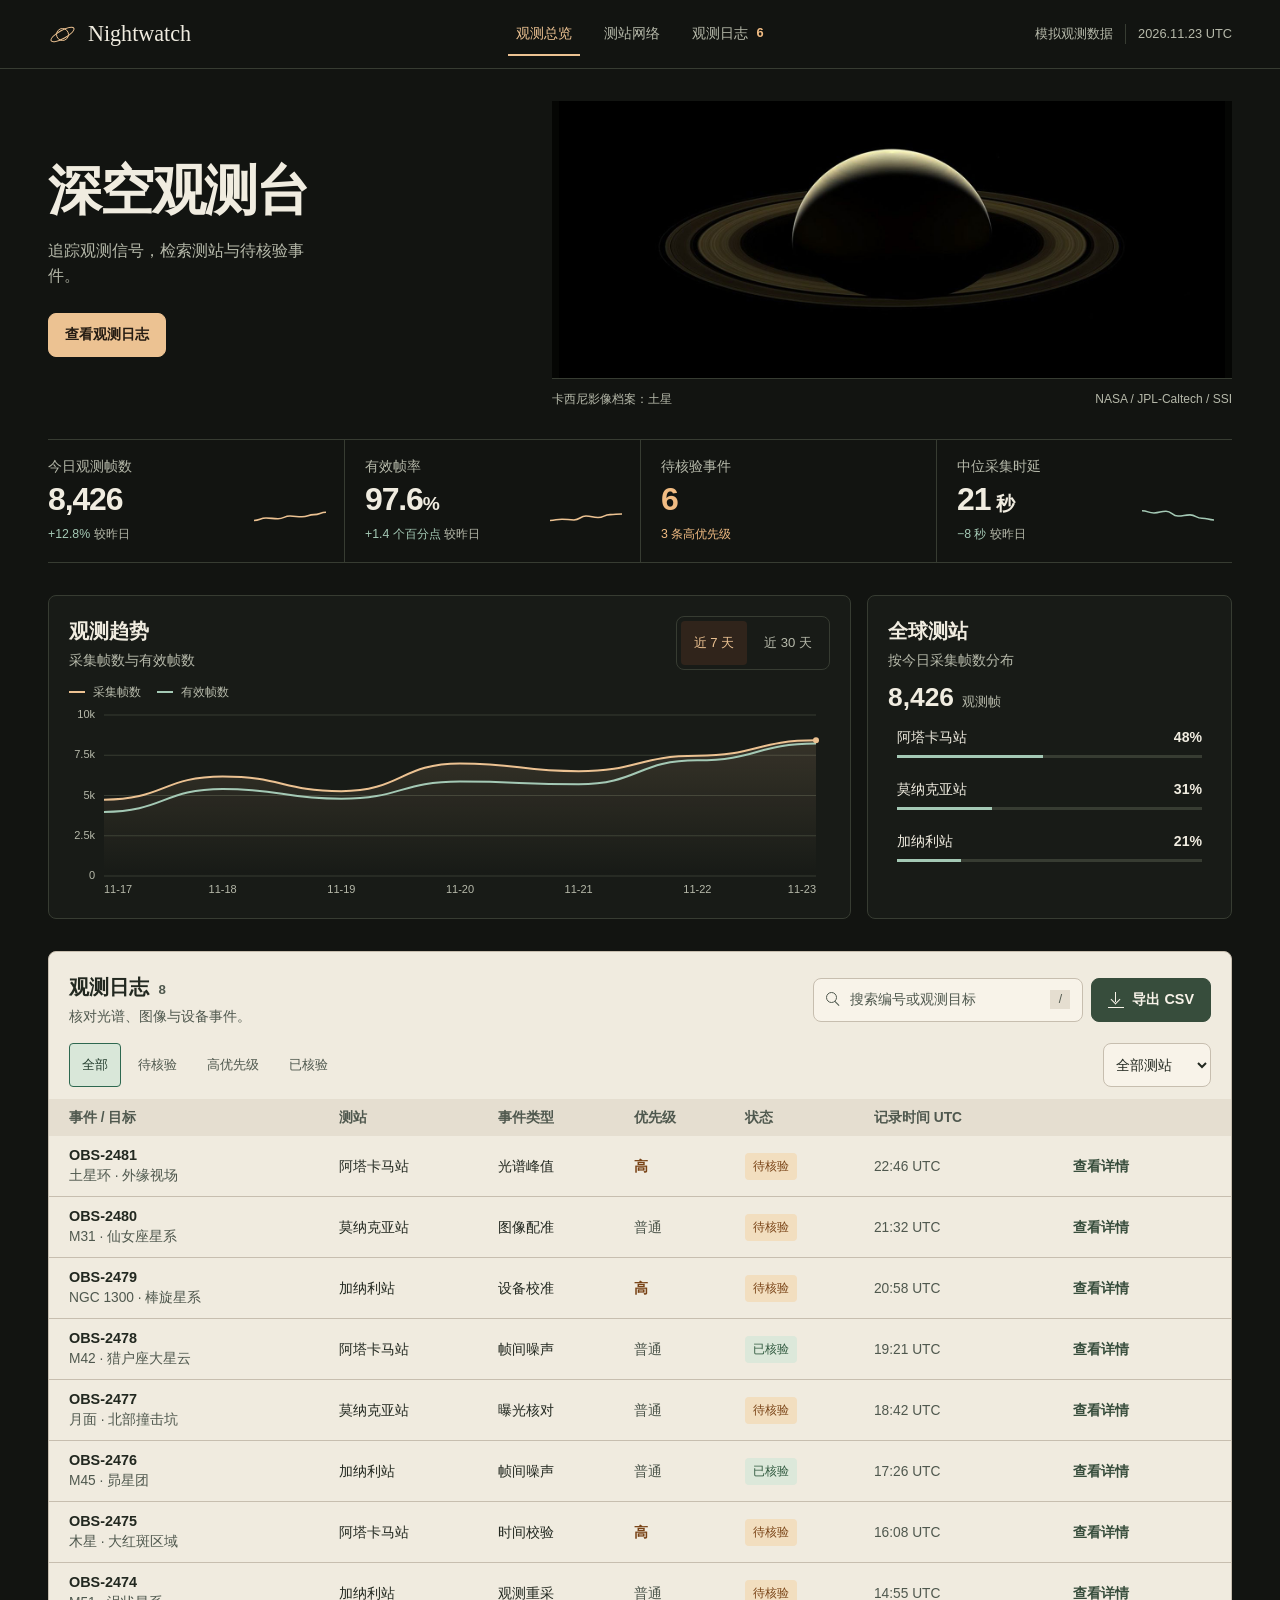
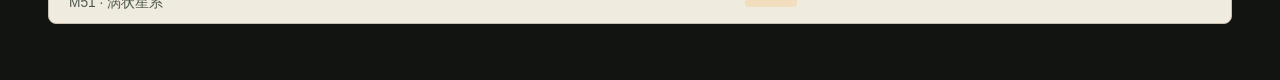
<file: observatory/index.html>
<!doctype html>
<html lang="zh-CN">
<head>
  <meta charset="utf-8">
  <meta name="viewport" content="width=device-width, initial-scale=1">
  <meta name="theme-color" content="#121411">
  <meta name="description" content="深空观测台，探索模拟观测趋势、测站分布和观测日志。">
  <title>深空观测台 · NIGHTWATCH</title>
  <link rel="stylesheet" href="./styles.css?v=2">
  <script type="module" src="./app.js?v=2"></script>
</head>
<body>
  <a class="skip" href="#overview">跳至主内容</a>
  <div class="shell">
    <header class="rail">
      <div class="rail-inner">
        <a class="brand" href="#overview" aria-label="Nightwatch 深空观测台"><i class="brand-symbol" aria-hidden="true"><b></b></i>Nightwatch</a>
        <nav class="nav" aria-label="主导航">
          <a class="nav-link" href="#overview" aria-current="location">观测总览</a>
          <a class="nav-link" href="#channels">测站网络</a>
          <a class="nav-link" href="#exceptions">观测日志<span class="nav-count" id="nav-count"></span></a>
        </nav>
        <div class="top-meta"><span class="demo">模拟观测数据</span><time datetime="2026-11-23">2026.11.23 <abbr title="协调世界时">UTC</abbr></time></div>
      </div>
    </header>

    <main id="overview" tabindex="-1">
      <span id="section-label" class="visually-hidden">观测总览</span>
      <div class="content">
        <section class="hero" aria-labelledby="page-title">
          <div class="hero-text">
            <h1 id="page-title">深空观测台</h1>
            <p class="hero-copy">追踪观测信号，检索测站与待核验事件。</p>
            <a class="button primary" href="#exceptions">查看观测日志</a>
          </div>
          <figure class="hero-figure">
            <img class="hero-image" src="./saturn.jpg" width="1536" height="626" alt="卡西尼探测器拍摄的土星与行星环" fetchpriority="high">
            <figcaption><span>卡西尼影像档案：土星</span><a class="photo-credit" href="https://science.nasa.gov/photojournal/a-farewell-to-saturn/" aria-label="土星影像来源 NASA、JPL-Caltech 和 Space Science Institute">NASA / JPL-Caltech / SSI</a></figcaption>
          </figure>
        </section>

        <section class="metrics" aria-label="观测指标">
          <article class="metric"><p>今日观测帧数</p><div class="metric-value">8,426</div><small><em>+12.8%</em> 较昨日</small><canvas class="spark" data-trend="volume" aria-hidden="true"></canvas></article>
          <article class="metric"><p>有效帧率</p><div class="metric-value">97.6<span>%</span></div><small><em>+1.4 个百分点</em> 较昨日</small><canvas class="spark" data-trend="quality" aria-hidden="true"></canvas></article>
          <article class="metric metric-warn"><p>待核验事件</p><div class="metric-value" id="pending-value">6</div><small id="urgent-value">3 条高优先级</small></article>
          <article class="metric"><p>中位采集时延</p><div class="metric-value">21<span> 秒</span></div><small><em>−8 秒</em> 较昨日</small><canvas class="spark" data-trend="speed" aria-hidden="true"></canvas></article>
        </section>

        <div class="insights">
          <section class="panel trend" aria-labelledby="trend-title">
            <div class="panel-head"><div><h2 id="trend-title">观测趋势</h2><p>采集帧数与有效帧数</p></div><div class="segment" aria-label="趋势区间"><button type="button" data-range="7" aria-pressed="true">近 7 天</button><button type="button" data-range="30" aria-pressed="false">近 30 天</button></div></div>
            <div class="legend"><span><i></i>采集帧数</span><span><i class="legend-alt"></i>有效帧数</span></div>
            <div class="trend-plot"><canvas id="trend-canvas" role="img" aria-label="采集帧数与有效帧数趋势"></canvas><div id="trend-tooltip" class="tooltip" hidden></div></div>
          </section>

          <section id="channels" class="panel channels" aria-labelledby="channel-title">
            <div class="panel-head"><div><h2 id="channel-title">全球测站</h2><p>按今日采集帧数分布</p></div></div>
            <p class="station-total"><strong>8,426</strong><span>观测帧</span></p>
            <div class="channel-list" aria-label="按测站查看观测日志">
              <button type="button" data-channel="阿塔卡马站" aria-pressed="false"><span>阿塔卡马站</span><strong>48%</strong><i class="station-bar" aria-hidden="true"></i></button>
              <button type="button" data-channel="莫纳克亚站" aria-pressed="false"><span>莫纳克亚站</span><strong>31%</strong><i class="station-bar" aria-hidden="true"></i></button>
              <button type="button" data-channel="加纳利站" aria-pressed="false"><span>加纳利站</span><strong>21%</strong><i class="station-bar" aria-hidden="true"></i></button>
            </div>
          </section>
        </div>

        <section id="exceptions" class="panel queue" aria-labelledby="queue-title">
          <div class="panel-head queue-head"><div><h2 id="queue-title">观测日志 <span id="queue-count" class="queue-count" aria-live="polite"></span></h2><p>核对光谱、图像与设备事件。</p></div><div class="queue-actions"><label class="search"><i class="icon icon-search" aria-hidden="true"></i><input id="search" type="search" placeholder="搜索编号或观测目标" aria-label="搜索编号或观测目标"><kbd aria-hidden="true">/</kbd></label><button id="export" class="button" type="button"><i class="icon icon-download" aria-hidden="true"></i>导出 CSV</button></div></div>
          <div class="queue-controls"><div class="tabs" aria-label="核验状态"><button type="button" data-filter="all" aria-pressed="true">全部</button><button type="button" data-filter="pending" aria-pressed="false">待核验</button><button type="button" data-filter="urgent" aria-pressed="false">高优先级</button><button type="button" data-filter="done" aria-pressed="false">已核验</button></div><label class="channel-select"><span class="visually-hidden">测站筛选</span><select id="channel-filter"><option value="">全部测站</option><option>阿塔卡马站</option><option>莫纳克亚站</option><option>加纳利站</option></select></label></div>
          <table class="orders" aria-label="观测事件"><thead><tr><th scope="col">事件 / 目标</th><th scope="col">测站</th><th scope="col">事件类型</th><th scope="col">优先级</th><th scope="col">状态</th><th scope="col">记录时间 UTC</th><th scope="col"><span class="visually-hidden">操作</span></th></tr></thead><tbody id="order-rows"></tbody></table>
          <p id="empty" class="empty" hidden>没有符合条件的观测事件。</p>
          <noscript><p class="empty">启用 JavaScript 后即可搜索、核验和导出观测事件。</p></noscript>
        </section>
      </div>
    </main>
  </div>

  <dialog id="detail" class="drawer" aria-labelledby="detail-title">
    <div class="drawer-content">
      <div class="drawer-head"><div><p id="detail-code"></p><h2 id="detail-title"></h2></div><button type="button" id="close-detail" class="button icon-button" aria-label="关闭详情">×</button></div>
      <dl class="detail-meta" id="detail-meta"></dl>
      <section class="detail-section"><h3>观测记录</h3><p id="detail-reason"></p></section>
      <button id="change-status" class="button primary" type="button"></button>
    </div>
  </dialog>
  <p id="notice" class="toast" role="status" hidden></p>
</body>
</html>
</file>
<file: observatory/styles.css>
/* Hallmark · theme: Nightwatch archive · shape: app screen · redesign: full · v2.0.0
 * critique: keep the Cassini photograph and make the event log readable at a glance. */
:root {
  color-scheme: dark;
  --bg: #121411;
  --panel: #181b17;
  --panel-hover: #222720;
  --line: #373c32;
  --text: #f0ece0;
  --muted: #b6b9aa;
  --muted-2: #9ba393;
  --accent: #ecc292;
  --accent-hover: #f9dcb6;
  --accent-ink: #251c13;
  --accent-well: #30241b;
  --mint: #a4c9b5;
  --mint-soft: #24342c;
  --warning: #f1bc83;
  --photo: #050604;
  --chart-fill: #ecc2922b;
  --chart-clear: #ecc29200;
  --scrim: #080a08b0;
  --ledger: #f0ebdf;
  --ledger-head: #e5ded0;
  --ledger-hover: #e9e0d0;
  --ledger-field: #f8f3e9;
  --ledger-line: #c7beaf;
  --ledger-ink: #222820;
  --ledger-secondary: #4f584e;
  --ledger-action: #374d3c;
  --ledger-action-hover: #253e2f;
  --ledger-focus: #2e6850;
  --ledger-active: #d9e7d9;
  --ledger-warn: #784215;
  --ledger-warn-bg: #f2debf;
  --ledger-done: #2d573c;
  --ledger-done-bg: #dce8da;
  --ledger-disabled: #dcd6ca;
  --ledger-disabled-ink: #51574e;
  --display: Georgia, "Songti SC", SimSun, "Noto Serif CJK SC", serif;
  --body: "PingFang SC", "Microsoft YaHei", "Noto Sans CJK SC", "Segoe UI", sans-serif;
  --numbers: "Segoe UI", "PingFang SC", "Microsoft YaHei", sans-serif;
  --content: 1216px;
  --gutter: clamp(16px, 4vw, 48px);
  --radius: 8px;
  --focus: var(--accent);
}

*, *::before, *::after { box-sizing: border-box; }
html, body { overflow-x: clip; }
body { margin: 0; background: var(--bg); color: var(--text); font: 400 16px/1.55 var(--body); }
::selection { background: var(--accent); color: var(--accent-ink); }
button, select, input { color: inherit; font: inherit; }
button, select { cursor: pointer; }
button:disabled { background: var(--ledger-disabled); color: var(--ledger-disabled-ink); cursor: not-allowed; }
button, select, input { caret-color: var(--focus); }
a { color: inherit; text-decoration: none; text-underline-offset: 4px; }
a:hover { text-decoration: underline; }
:where(button, a, input, select):focus-visible { outline: 2px solid var(--focus); outline-offset: 3px; }
:where(a, button):active { transform: translateY(1px); }
h1, h2, h3, p, figure { margin: 0; }
h1, h2, h3 { text-wrap: balance; overflow-wrap: break-word; min-width: 0; }
[hidden] { display: none !important; }
.visually-hidden, .skip:not(:focus) { position: absolute; width: 1px; height: 1px; padding: 0; margin: -1px; overflow: hidden; clip-path: inset(50%); white-space: nowrap; }
.skip:focus { position: fixed; z-index: 5; left: 16px; top: 12px; padding: 12px 16px; background: var(--accent); color: var(--accent-ink); }
.shell { min-height: 100vh; }
.rail { border-bottom: 1px solid var(--line); }
.rail-inner, .content { width: min(100% - 2 * var(--gutter), var(--content)); margin-inline: auto; }
.rail-inner { min-height: 68px; display: grid; grid-template-columns: minmax(0, 1fr) auto minmax(0, 1fr); align-items: center; gap: 16px; }
.brand { display: inline-flex; align-items: center; justify-self: start; gap: 12px; min-height: 44px; font: 500 1.38rem/1 var(--display); }
.brand:hover { text-decoration: none; color: var(--accent); }
.brand-symbol { position: relative; flex: 0 0 28px; width: 28px; height: 24px; display: grid; place-items: center; color: var(--accent); }
.brand-symbol b { width: 13px; height: 13px; border: 1px solid currentColor; border-radius: 50%; }
.brand-symbol::after { position: absolute; content: ""; width: 27px; height: 9px; border: 1px solid currentColor; border-radius: 50%; transform: rotate(-29deg); }
.nav { display: flex; align-items: center; min-width: 0; gap: 16px; }
.nav-link { display: inline-flex; align-items: center; justify-content: center; gap: 8px; min-height: 44px; padding: 4px 8px; border-bottom: 2px solid transparent; color: var(--muted); font-size: .9rem; white-space: nowrap; }
.nav-link:hover { color: var(--text); text-decoration: none; }
.nav-link[aria-current] { color: var(--accent); border-bottom-color: var(--accent); }
.nav-count { font: 650 .8rem/1 var(--numbers); color: var(--warning); }
.top-meta { display: flex; align-items: center; justify-content: end; gap: 12px; color: var(--muted); font-size: .8rem; white-space: nowrap; }
.top-meta time { font-family: var(--numbers); font-variant-numeric: tabular-nums; }
.demo { padding-right: 12px; border-right: 1px solid var(--line); }
.top-meta abbr { text-decoration: none; }
main { min-width: 0; }
.content { padding-bottom: 56px; }
.hero { display: grid; grid-template-columns: minmax(0, .82fr) minmax(0, 1.18fr); align-items: center; gap: 32px; padding-block: 32px 24px; }
.hero-text { min-width: 0; padding-block: 16px; }
.hero h1 { font: 700 3.4rem/1.16 var(--display); letter-spacing: -.035em; }
.hero-copy { margin-top: 16px; color: var(--muted); max-width: 32ch; }
.hero-text .button { margin-top: 24px; }
.hero-figure { min-width: 0; }
.hero-image { display: block; width: 100%; height: auto; aspect-ratio: 2.45; object-fit: contain; color: var(--text); background: var(--photo); }
.hero-figure figcaption { display: flex; flex-wrap: wrap; justify-content: space-between; gap: 0 12px; padding-block: 4px 0; color: var(--muted); font-size: .75rem; font-variant-numeric: tabular-nums; border-top: 1px solid var(--line); }
.photo-credit { display: inline-flex; align-items: center; min-height: 32px; font-family: var(--numbers); }
.hero-figure figcaption span { display: inline-flex; align-items: center; min-height: 32px; }

.button { display: inline-flex; align-items: center; justify-content: center; min-height: 44px; gap: 8px; padding: 8px 16px; border: 1px solid var(--line); border-radius: var(--radius); background: var(--panel); color: var(--text); font-size: .9rem; font-weight: 650; white-space: nowrap; }
.button:hover { background: var(--panel-hover); text-decoration: none; }
.button.primary { border-color: var(--accent); background: var(--accent); color: var(--accent-ink); }
.button.primary:hover { background: var(--accent-hover); }

.metrics { display: grid; grid-template-columns: repeat(4, minmax(0, 1fr)); border-block: 1px solid var(--line); margin-bottom: 32px; }
.metric { position: relative; min-width: 0; padding: 16px 20px; }
.metric + .metric { border-left: 1px solid var(--line); }
.metric:first-child { padding-left: 0; }
.metric p { color: var(--muted); font-size: .86rem; }
.metric-value { margin-block: 4px; font: 650 2rem/1.1 var(--numbers); letter-spacing: -.035em; font-variant-numeric: tabular-nums; }
.metric-value span { font-size: .6em; letter-spacing: 0; white-space: nowrap; }
.metric small { color: var(--muted); font-size: .77rem; }
.metric small em { color: var(--mint); font-style: normal; font-variant-numeric: tabular-nums; }
.metric-warn .metric-value, .metric-warn small { color: var(--warning); }
.spark { position: absolute; right: 16px; bottom: 32px; width: min(26%, 76px); height: 24px; }

.insights { display: grid; grid-template-columns: minmax(0, 2.2fr) minmax(0, 1fr); gap: 16px; margin-bottom: 32px; }
.panel { min-width: 0; }
.trend, .channels { border: 1px solid var(--line); padding: 20px; border-radius: var(--radius); background: var(--panel); color: var(--text); }
.panel-head { display: flex; align-items: start; justify-content: space-between; gap: 12px; min-width: 0; }
.panel-head h2 { font-size: 1.22rem; font-weight: 700; }
.panel-head p { margin-top: 4px; color: var(--muted); font-size: .85rem; }
.segment { display: flex; gap: 4px; border: 1px solid var(--line); border-radius: var(--radius); padding: 4px; }
.segment button, .tabs button { min-height: 44px; min-width: 44px; padding: 4px 12px; border: 1px solid transparent; border-radius: 4px; background: transparent; color: var(--muted); font-size: .82rem; white-space: nowrap; }
.segment button:hover { color: var(--text); background: var(--panel-hover); }
.segment button[aria-pressed="true"] { background: var(--accent-well); color: var(--accent); }
.legend { display: flex; flex-wrap: wrap; gap: 16px; margin-top: 12px; color: var(--muted); font-size: .76rem; }
.legend span { display: inline-flex; align-items: center; gap: 8px; }
.legend i { width: 16px; height: 2px; background: var(--accent); }
.legend .legend-alt { background: var(--mint); }
.trend-plot { position: relative; height: 196px; }
#trend-canvas { display: block; width: 100%; height: 100%; touch-action: pan-y; }
.tooltip { position: absolute; z-index: 2; top: 8px; width: max-content; max-width: 132px; padding: 8px 12px; border: 1px solid var(--line); border-radius: var(--radius); background: var(--bg); color: var(--text); font-size: .77rem; pointer-events: none; }
.tooltip strong { color: var(--accent); }
.station-total { margin-block: 12px 8px; display: flex; align-items: baseline; gap: 8px; color: var(--muted); font-size: .82rem; font-variant-numeric: tabular-nums; }
.station-total strong { color: var(--text); font: 650 1.65rem/1.1 var(--numbers); font-variant-numeric: tabular-nums; }
.channel-list { display: grid; gap: 4px; }
.channel-list button { display: grid; grid-template-columns: minmax(0, 1fr) auto; gap: 4px 12px; align-items: center; min-height: 48px; padding: 4px 8px 8px; border: 1px solid transparent; border-radius: 4px; background: none; text-align: left; font-size: .85rem; }
.channel-list button:hover, .channel-list button[aria-pressed="true"] { background: var(--panel-hover); border-color: var(--line); }
.channel-list button[aria-pressed="true"] span { color: var(--accent); }
.channel-list strong { font: 650 .88rem/1 var(--numbers); font-variant-numeric: tabular-nums; }
.station-bar { grid-column: 1 / -1; height: 3px; background: var(--line); }
.station-bar::after { display: block; content: ""; width: var(--station-share); height: 100%; background: var(--mint); }
[data-channel="阿塔卡马站"] { --station-share: 48%; }
[data-channel="莫纳克亚站"] { --station-share: 31%; }
[data-channel="加纳利站"] { --station-share: 21%; }

.queue { color-scheme: light; color: var(--ledger-ink); background: var(--ledger); border: 1px solid var(--ledger-line); border-radius: var(--radius); --focus: var(--ledger-focus); scroll-margin-top: 16px; }
#channels { scroll-margin-top: 16px; }
.queue-head { align-items: center; padding: 20px 20px 16px; }
.queue-head p { color: var(--ledger-secondary); }
.queue-count { display: inline-block; color: var(--ledger-secondary); margin-left: 4px; font: 600 .83rem var(--numbers); font-variant-numeric: tabular-nums; }
.queue-actions { display: flex; align-items: center; gap: 8px; }
.queue-actions .button { border-color: var(--ledger-action); background: var(--ledger-action); color: var(--ledger-field); }
.queue-actions .button:hover:not(:disabled) { background: var(--ledger-action-hover); }
.queue-actions .button:disabled { border-color: var(--ledger-line); background: var(--ledger-disabled); color: var(--ledger-disabled-ink); cursor: not-allowed; }
.search { display: flex; align-items: center; gap: 8px; min-width: 0; min-height: 44px; padding: 8px 12px; border: 1px solid var(--ledger-line); border-radius: var(--radius); background: var(--ledger-field); color: var(--ledger-secondary); }
.search:focus-within { outline: 2px solid var(--ledger-focus); outline-offset: 2px; }
.search input { width: clamp(120px, 15vw, 208px); min-width: 0; padding: 0; border: 0; background: transparent; color: var(--ledger-ink); font-size: .86rem; }
.search input:focus-visible { outline: none; }
.search input::placeholder { color: var(--ledger-secondary); opacity: 1; }
kbd { min-width: 20px; text-align: center; background: var(--ledger-head); color: var(--ledger-secondary); font: 500 .76rem/1.5 var(--numbers); padding-inline: 4px; }
.queue-controls { display: flex; align-items: center; justify-content: space-between; gap: 8px; padding: 0 20px 12px; }
.tabs { display: flex; flex-wrap: wrap; gap: 4px; }
.tabs button { color: var(--ledger-secondary); }
.tabs button:hover { background: var(--ledger-hover); color: var(--ledger-ink); }
.tabs button[aria-pressed="true"] { color: var(--ledger-action-hover); background: var(--ledger-active); border-color: var(--ledger-focus); }
.channel-select select { min-height: 44px; padding: 4px 8px; border: 1px solid var(--ledger-line); border-radius: var(--radius); background: var(--ledger-field); font-size: .86rem; }
.orders { width: 100%; border-collapse: collapse; text-align: left; font-size: .86rem; }
.orders th { padding: 8px 12px; color: var(--ledger-secondary); background: var(--ledger-head); font-weight: 600; white-space: nowrap; }
.orders td { padding: 8px 12px; border-bottom: 1px solid var(--ledger-line); }
.orders tr:last-child td { border-bottom: 0; }
.orders tbody tr:hover { background: var(--ledger-hover); }
.orders :is(td,th):first-child { padding-left: 20px; }
.orders :is(td,th):last-child { padding-right: 20px; }
.identity strong { display: block; font: 700 .9rem/1.3 var(--numbers); font-variant-numeric: tabular-nums; }
.identity span { display: block; color: var(--ledger-secondary); overflow-wrap: anywhere; }
.priority { color: var(--ledger-secondary); }
.priority.high { color: var(--ledger-warn); font-weight: 700; }
.status { display: inline-block; border-radius: 4px; padding: 4px 8px; background: var(--ledger-warn-bg); color: var(--ledger-warn); white-space: nowrap; font-size: .76rem; font-variant-numeric: tabular-nums; }
.status.done { background: var(--ledger-done-bg); color: var(--ledger-done); }
.row-action { min-height: 44px; min-width: 44px; padding: 4px 8px; border: 1px solid transparent; border-radius: 4px; background: none; color: var(--ledger-action); font-weight: 650; white-space: nowrap; }
.row-action:hover { background: var(--ledger-active); }
.queue-time { color: var(--ledger-secondary); font-variant-numeric: tabular-nums; white-space: nowrap; }
.empty { color: var(--ledger-secondary); padding: 24px; text-align: center; }
.drawer { position: fixed; inset: 0 0 0 auto; max-width: 100%; max-height: 100%; width: 440px; height: 100%; margin: 0; border: 0; padding: 0; color: var(--text); background: var(--panel); }
.drawer::backdrop { background: var(--scrim); }
.drawer-content { padding: 24px; }
.drawer-head { display: flex; justify-content: space-between; gap: 16px; }
.drawer-head p { color: var(--accent); font: 650 .9rem var(--numbers); }
.drawer-head h2 { font-size: 1.45rem; margin-top: 4px; }
.icon-button { flex: 0 0 44px; width: 44px; height: 44px; padding: 0; font-size: 1.4rem; line-height: 1; }
.detail-meta { display: grid; grid-template-columns: 1fr 1fr; gap: 16px; margin: 24px 0; padding-block: 12px; border-block: 1px solid var(--line); }
.detail-meta dt { color: var(--muted); font-size: .82rem; }
.detail-meta dd { margin: 4px 0 0; }
.detail-section { margin-bottom: 24px; }
.detail-section h3 { font-size: .95rem; }
.detail-section p { color: var(--muted); margin-top: 4px; }
.toast { z-index: 3; position: fixed; right: 16px; bottom: 16px; max-width: calc(100% - 32px); padding: 12px 16px; background: var(--mint-soft); color: var(--text); border: 1px solid var(--mint); border-radius: var(--radius); }
.icon { color: inherit; width: 16px; height: 16px; flex: 0 0 16px; position: relative; display: inline-block; }
.icon-search::before { position: absolute; content: ""; width: 11px; height: 11px; border: 1px solid; border-radius: 50%; }
.icon-search::after { position: absolute; content: ""; width: 6px; height: 1px; background: currentColor; transform: rotate(45deg); top: 11px; left: 8px; }
.icon-download { border-bottom: 1px solid; }
.icon-download::before { position: absolute; content: ""; height: 10px; border-left: 1px solid; left: 7px; }
.icon-download::after { position: absolute; content: ""; width: 7px; height: 7px; border-right: 1px solid; border-bottom: 1px solid; transform: rotate(45deg); left: 4px; top: 4px; }

@media (max-width: 1000px) {
  .rail-inner { grid-template-columns: auto minmax(0, 1fr) auto; gap: 12px; }
  .nav { justify-content: center; gap: 4px; }
  .shell .top-meta { gap: 8px; }
  .hero { gap: 16px; }
  .hero h1 { font-size: 2.7rem; }
  .metric { padding-inline: 12px; }
}
@media (max-width: 780px) {
  .rail-inner { grid-template-columns: minmax(0, 1fr) auto; min-height: 0; gap: 0 8px; padding-top: 4px; }
  .nav { grid-column: 1 / -1; grid-row: 2; justify-content: flex-start; gap: 12px; }
  .top-meta { grid-column: 2; grid-row: 1; }
  .hero { gap: 16px; padding-block: 24px 16px; }
  .hero h1 { font-size: 2.35rem; }
  .hero-copy { font-size: .92rem; }
  .insights { grid-template-columns: minmax(0, 1.6fr) minmax(0, 1fr); }
  .trend, .channels { padding: 12px; }
  .queue-head { padding: 16px 12px 12px; }
  .queue-controls { padding-inline: 12px; }
  .orders :is(td,th):first-child { padding-left: 12px; }
  .orders :is(td,th):last-child { padding-right: 12px; }
}
@media (max-width: 620px) {
  .rail-inner, .content { width: calc(100% - 32px); }
  .brand { font-size: 1.12rem; gap: 4px; }
  .brand-symbol { flex-basis: 24px; width: 24px; }
  .brand-symbol::after { width: 23px; }
  .top-meta { font-size: .69rem; }
  .demo { padding-right: 8px; }
  .nav { gap: 8px; }
  .nav-link { padding-inline: 4px; font-size: .82rem; }
  .hero { grid-template-columns: minmax(0, 1fr); }
  .hero h1 { font-size: 2.35rem; }
  .hero-text { padding-block: 0; }
  .hero-copy { margin-block: 8px 0; }
  .hero-text .button { margin-top: 16px; }
  .hero-image { max-height: 220px; }
  .hero-figure figcaption { font-size: .69rem; }
  .metrics { grid-template-columns: repeat(2, minmax(0, 1fr)); margin-bottom: 24px; }
  .metrics .metric { padding: 12px; }
  .metrics .metric:nth-child(odd) { padding-left: 0; border-left: 0; }
  .metric:nth-child(n+3) { border-top: 1px solid var(--line); }
  .metric-value { font-size: 1.68rem; }
  .spark { right: 8px; width: 25%; height: 20px; }
  .insights { grid-template-columns: minmax(0, 1fr); margin-bottom: 24px; }
  .trend-plot { height: 172px; }
  .segment button { padding-inline: 8px; }
  .queue-head { flex-direction: column; align-items: stretch; }
  .queue-actions .search { flex: 1 1 auto; }
  .search input { width: 100%; }
  kbd { display: none; }
  .queue-controls { flex-wrap: wrap; }
  .tabs button { padding-inline: 8px; }
}
@media (max-width: 780px) {
  .orders, .orders tbody { display: block; }
  .orders thead { position: absolute; width: 1px; height: 1px; overflow: hidden; clip-path: inset(50%); }
  .orders tbody tr { display: grid; grid-template-columns: minmax(0, 1fr) minmax(0, .8fr) auto; align-items: center; gap: 4px 8px; border-top: 1px solid var(--ledger-line); padding: 12px; }
  .orders tbody :is(td, td:first-child, td:last-child) { min-width: 0; padding: 0; border: 0; }
  .orders .identity { grid-column: 1 / 3; }
  .orders .status-cell { grid-column: 3; grid-row: 1; justify-self: end; }
  .orders .queue-time { grid-column: 1 / 3; grid-row: 3; }
  .orders .row-controls { grid-column: 3; grid-row: 3; }
  .orders .priority { text-align: right; }
}
@media (max-width: 355px) {
  .top-meta { font-size: .64rem; }
  .shell .top-meta { gap: 4px; }
  .demo { padding-right: 4px; }
  .brand { gap: 0; }
  .queue-actions .button { padding-inline: 8px; }
  .search { padding-inline: 8px; }
  .segment button { padding-inline: 4px; }
}
@media (prefers-reduced-motion: no-preference) {
  html { scroll-behavior: smooth; }
  .button, .nav-link, .channel-list button, .tabs button { transition: background-color .14s, color .14s, border-color .14s; }
}
</file>
